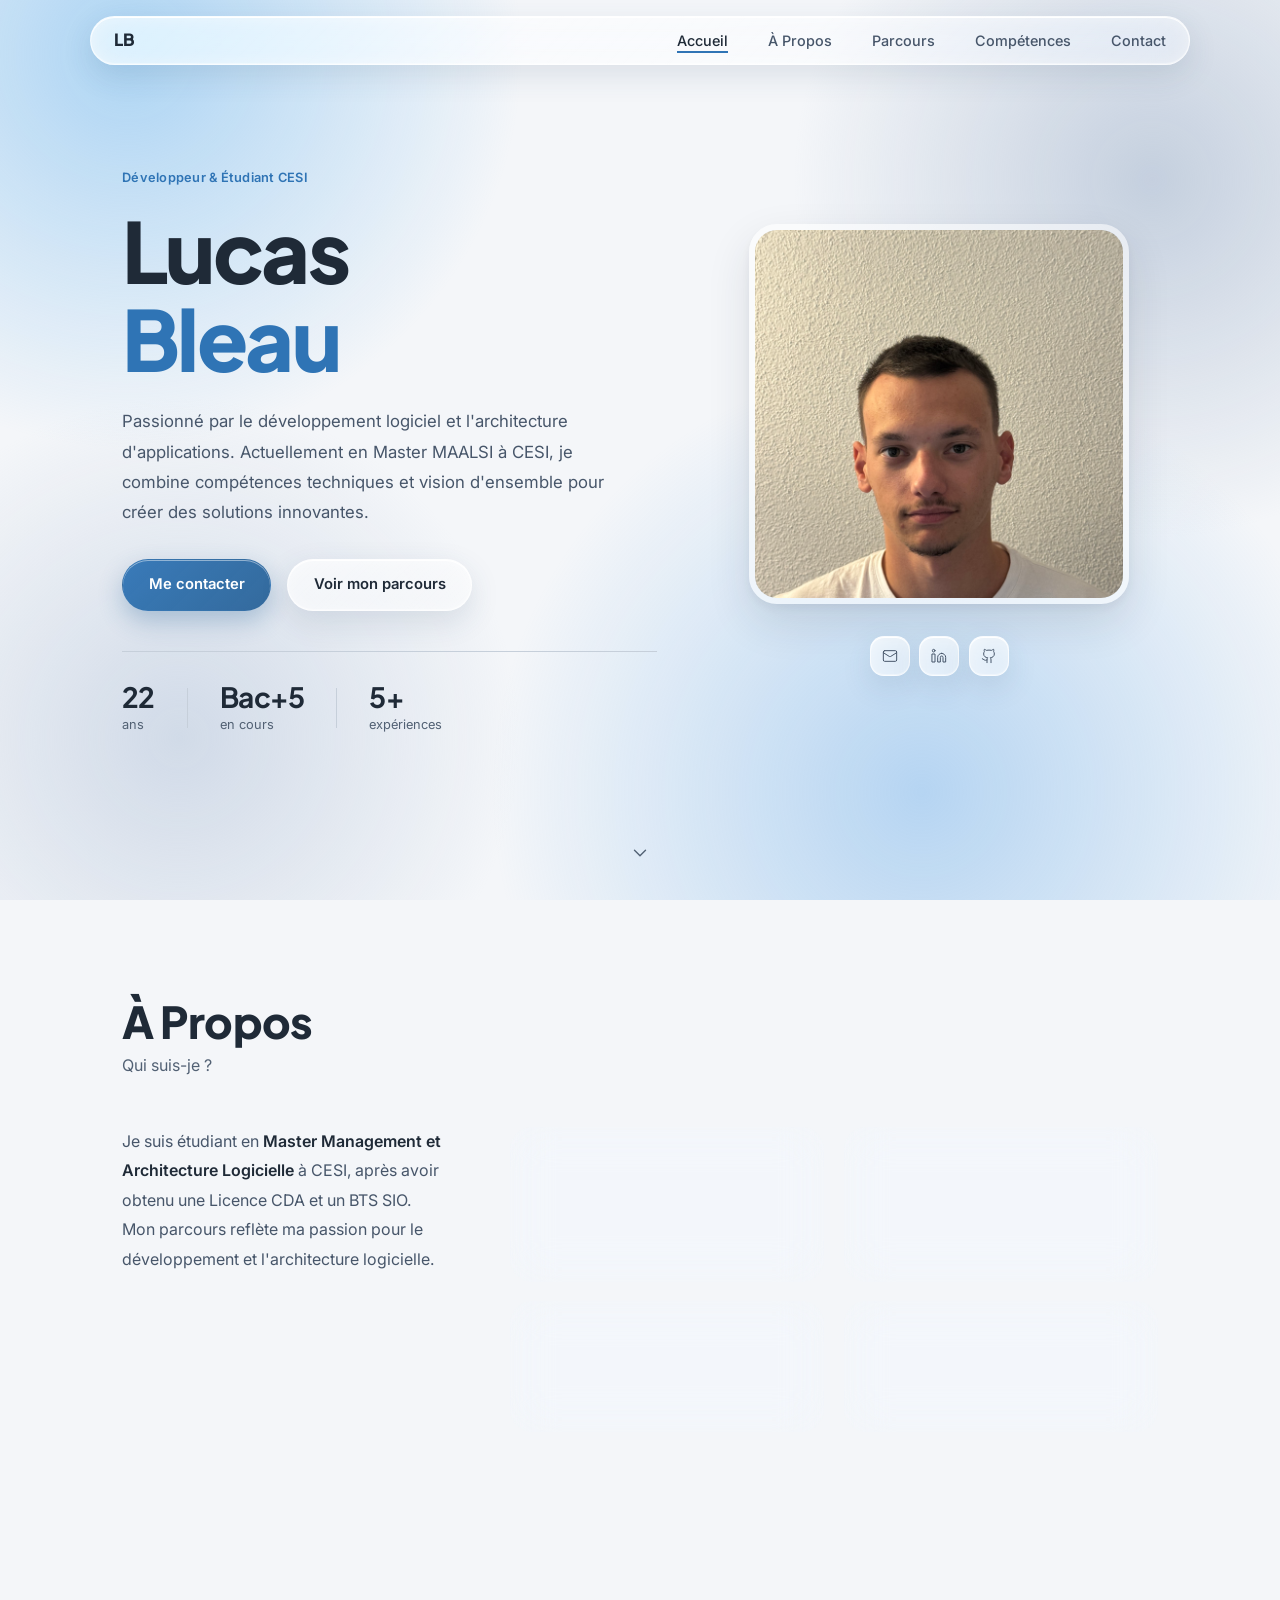
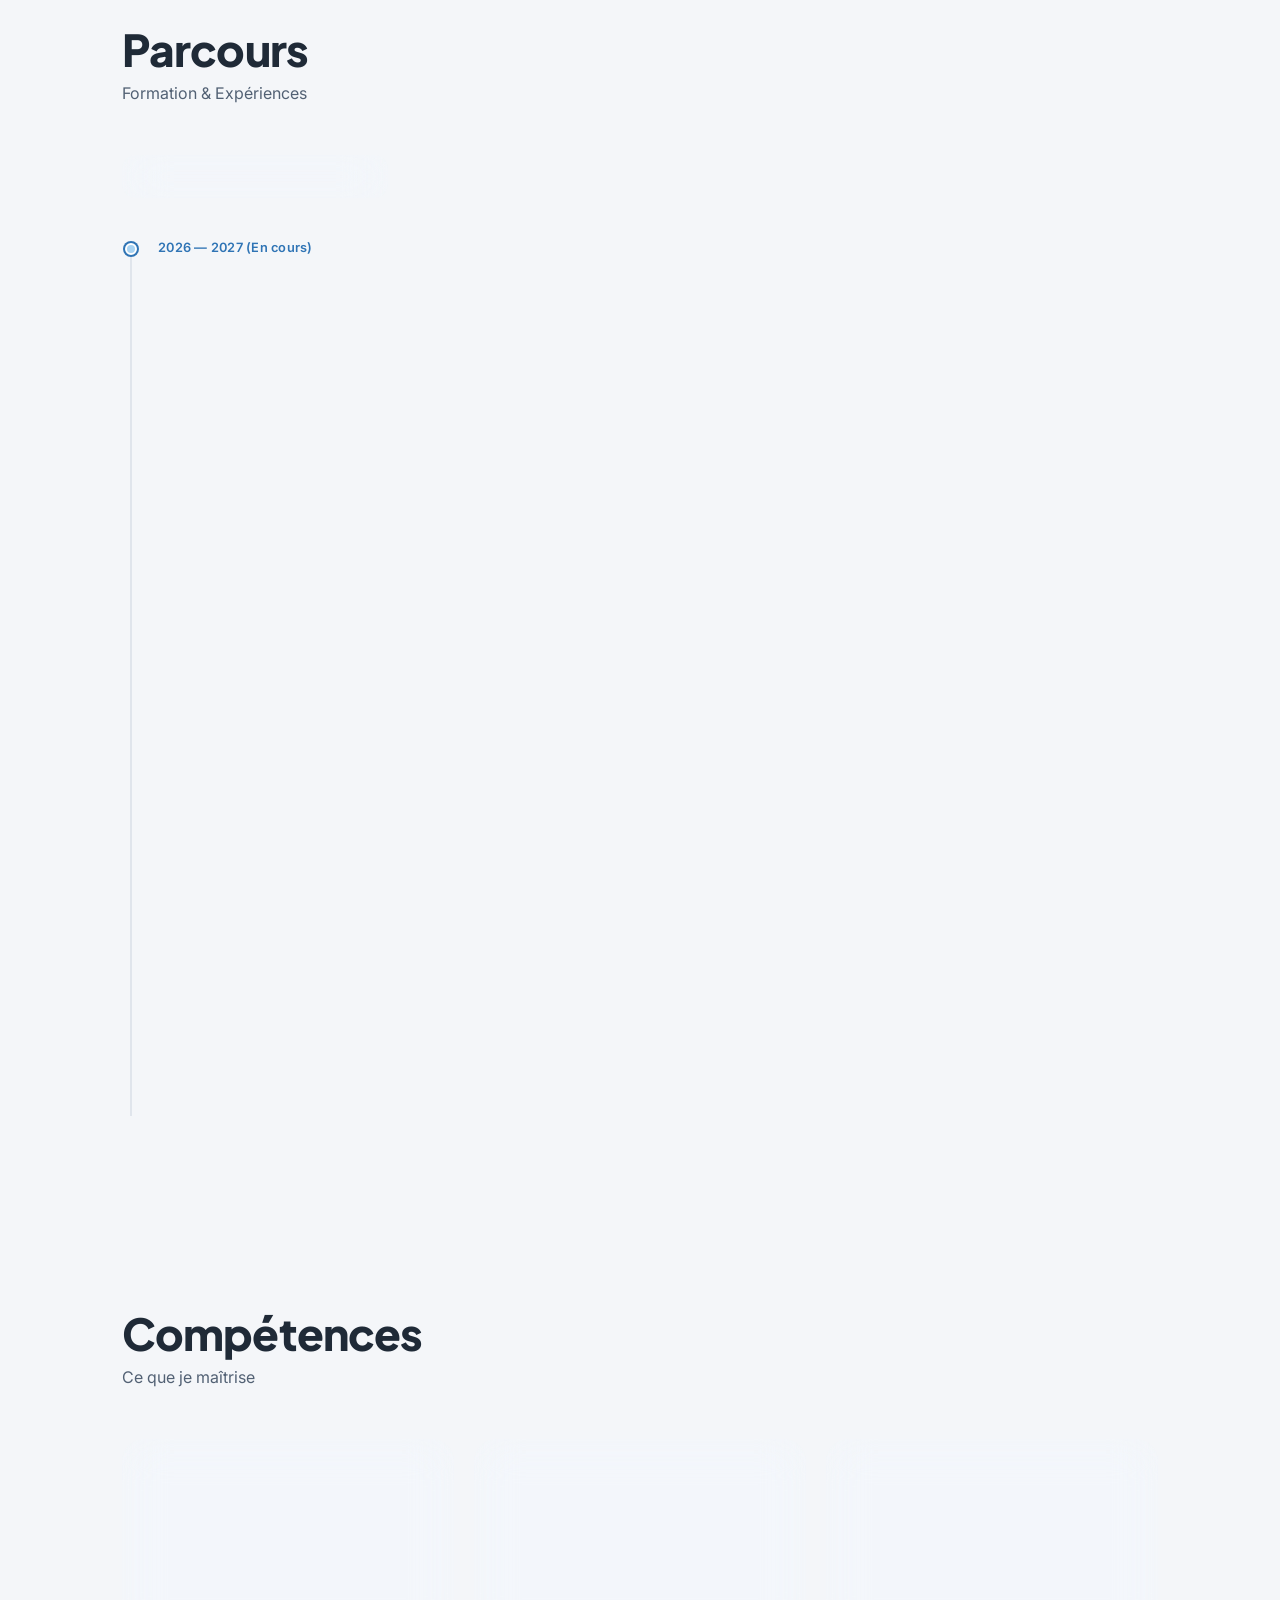
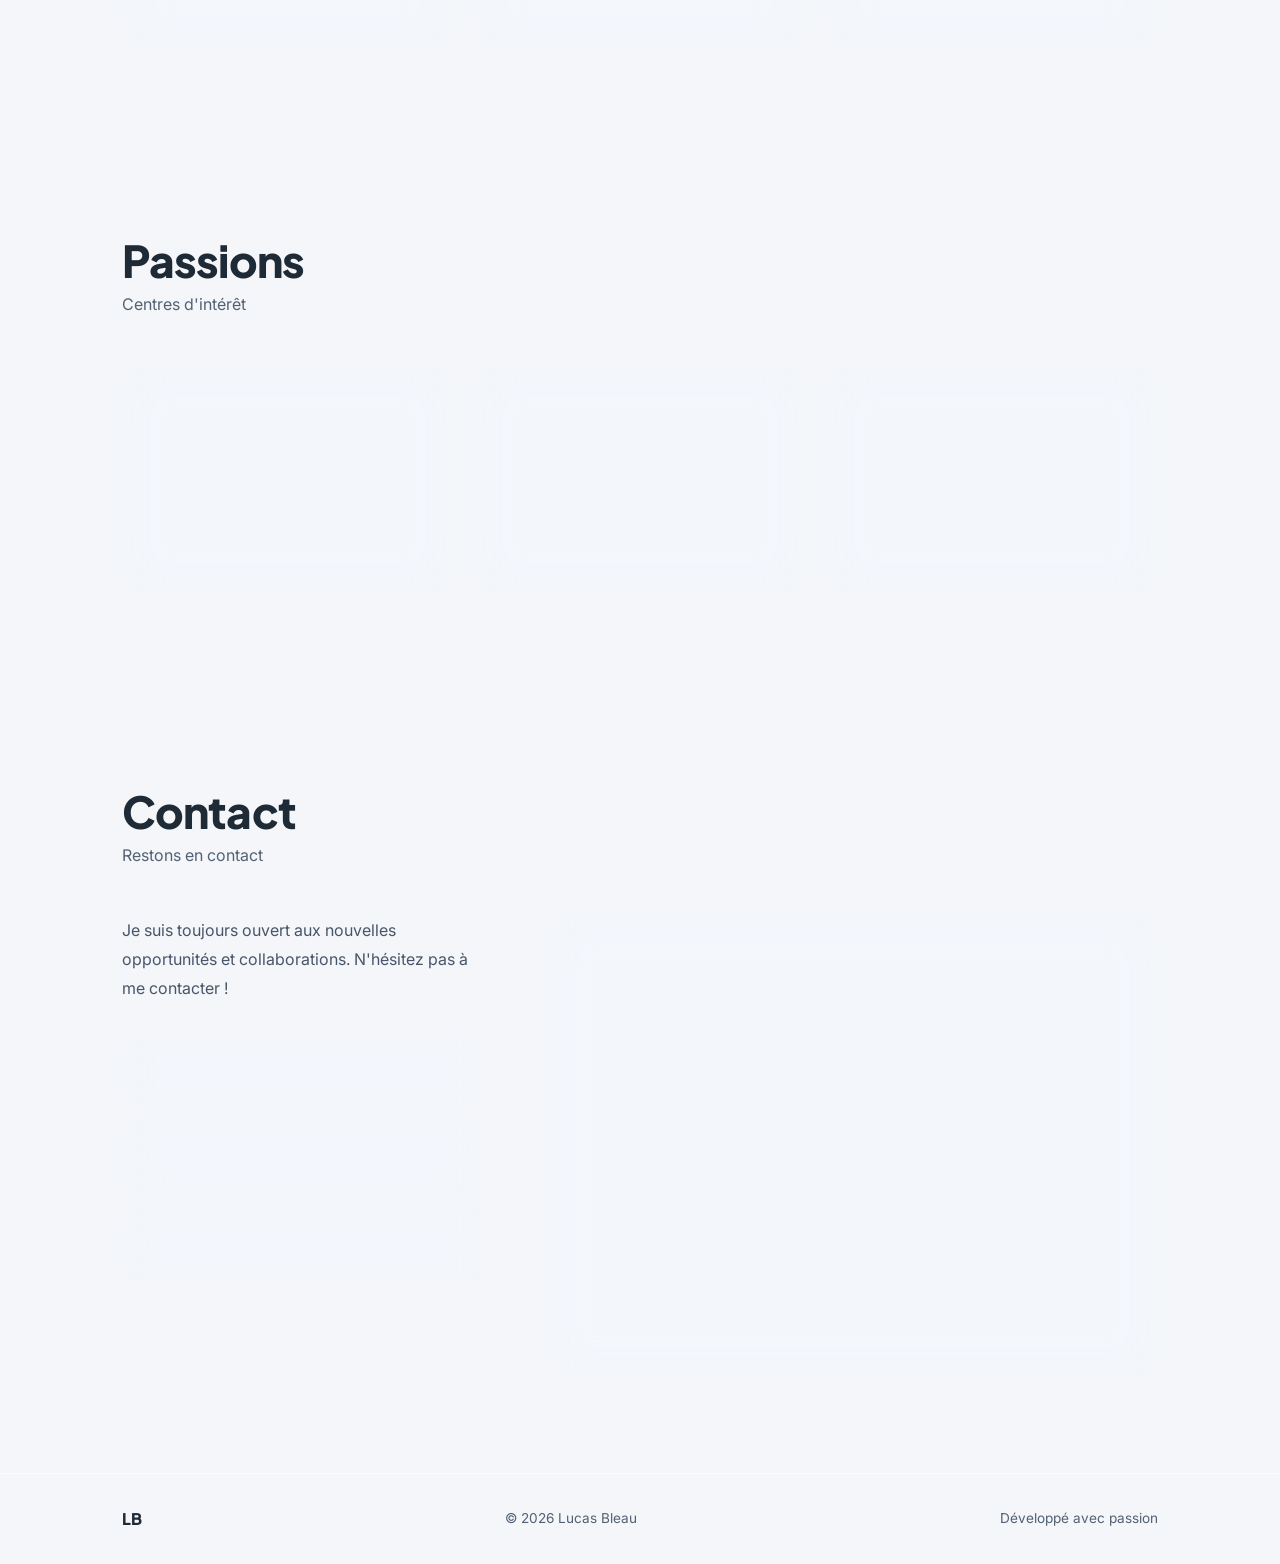
<file: index.html>
<!DOCTYPE html>
<html lang="fr">

<head>
    <meta charset="UTF-8">
    <meta name="viewport" content="width=device-width, initial-scale=1.0">
    <meta name="description" content="Portfolio de Lucas Bleau — Développeur & Étudiant Master MAALSI à CESI">
    <meta name="keywords" content="Lucas Bleau, Développeur, Portfolio, CESI, Master MAALSI">
    <meta name="author" content="Lucas Bleau">
    <title>Lucas Bleau — Développeur</title>
    <link rel="stylesheet" href="style.css">
    <link rel="preconnect" href="https://fonts.googleapis.com">
    <link rel="preconnect" href="https://fonts.gstatic.com" crossorigin>
    <link href="https://fonts.googleapis.com/css2?family=Inter:wght@400;500;600&family=Plus+Jakarta+Sans:wght@600;700;800&display=swap" rel="stylesheet">
</head>

<body>
    <div class="scroll-progress" id="scrollProgress"></div>

    <!-- Navigation -->
    <nav id="navbar">
        <div class="nav-container">
            <a href="#accueil" class="nav-logo">LB</a>
            <ul class="nav-menu" id="navMenu">
                <li><a href="#accueil" class="nav-link active">Accueil</a></li>
                <li><a href="#apropos" class="nav-link">À Propos</a></li>
                <li><a href="#parcours" class="nav-link">Parcours</a></li>
                <li><a href="#competences" class="nav-link">Compétences</a></li>
                <li><a href="#contact" class="nav-link">Contact</a></li>
            </ul>
            <button class="hamburger" id="hamburger" aria-label="Menu">
                <span class="bar"></span>
                <span class="bar"></span>
                <span class="bar"></span>
            </button>
        </div>
    </nav>

    <!-- Hero -->
    <section id="accueil" class="hero">
        <div class="hero-container">
            <div class="hero-left">
                <div class="hero-eyebrow">
                    <span class="label-tag">Développeur &amp; Étudiant CESI</span>
                </div>
                <h1 class="hero-name">
                    <span class="name-line">Lucas</span>
                    <span class="name-line accent">Bleau</span>
                </h1>
                <p class="hero-desc">
                    Passionné par le développement logiciel et l'architecture d'applications.
                    Actuellement en Master MAALSI à CESI, je combine compétences techniques
                    et vision d'ensemble pour créer des solutions innovantes.
                </p>
                <div class="hero-actions">
                    <a href="#contact" class="btn btn-primary">Me contacter</a>
                    <a href="#parcours" class="btn btn-ghost">Voir mon parcours</a>
                </div>
                <div class="hero-stats">
                    <div class="stat">
                        <span class="stat-num">22</span>
                        <span class="stat-lbl">ans</span>
                    </div>
                    <div class="stat-divider"></div>
                    <div class="stat">
                        <span class="stat-num">Bac+5</span>
                        <span class="stat-lbl">en cours</span>
                    </div>
                    <div class="stat-divider"></div>
                    <div class="stat">
                        <span class="stat-num">5+</span>
                        <span class="stat-lbl">expériences</span>
                    </div>
                </div>
            </div>
            <div class="hero-right">
                <div class="photo-wrapper">
                    <img src="photo2.jpeg" alt="Lucas Bleau" class="profile-photo">
                </div>
                <div class="hero-socials">
                    <a href="mailto:bleaulucas7@gmail.com" class="social-link" aria-label="Email" title="Email">
                        <svg width="16" height="16" viewBox="0 0 24 24" fill="none" stroke="currentColor" stroke-width="1.5" stroke-linecap="round" stroke-linejoin="round">
                            <rect x="2" y="4" width="20" height="16" rx="2"/><path d="m22 7-8.97 5.7a1.94 1.94 0 0 1-2.06 0L2 7"/>
                        </svg>
                    </a>
                    <a href="https://www.linkedin.com/in/lucas-bleau" target="_blank" rel="noopener" class="social-link" aria-label="LinkedIn" title="LinkedIn">
                        <svg width="16" height="16" viewBox="0 0 24 24" fill="none" stroke="currentColor" stroke-width="1.5" stroke-linecap="round" stroke-linejoin="round">
                            <path d="M16 8a6 6 0 0 1 6 6v7h-4v-7a2 2 0 0 0-2-2 2 2 0 0 0-2 2v7h-4v-7a6 6 0 0 1 6-6z"/><rect x="2" y="9" width="4" height="12"/><circle cx="4" cy="4" r="2"/>
                        </svg>
                    </a>
                    <a href="https://github.com/bleaulucas" target="_blank" rel="noopener" class="social-link" aria-label="GitHub" title="GitHub">
                        <svg width="16" height="16" viewBox="0 0 24 24" fill="none" stroke="currentColor" stroke-width="1.5" stroke-linecap="round" stroke-linejoin="round">
                            <path d="M15 22v-4a4.8 4.8 0 0 0-1-3.5c3 0 6-2 6-5.5.08-1.25-.27-2.48-1-3.5.28-1.15.28-2.35 0-3.5 0 0-1 0-3 1.5-2.64-.5-5.36-.5-8 0C6 2 5 2 5 2c-.3 1.15-.3 2.35 0 3.5A5.403 5.403 0 0 0 4 9c0 3.5 3 5.5 6 5.5-.39.49-.68 1.05-.85 1.65-.17.6-.22 1.23-.15 1.85v4"/><path d="M9 18c-4.51 2-5-2-7-2"/>
                        </svg>
                    </a>
                </div>
            </div>
        </div>
        <div class="scroll-hint">
            <svg width="22" height="22" viewBox="0 0 24 24" fill="none" stroke="currentColor" stroke-width="1.5" stroke-linecap="round" stroke-linejoin="round">
                <path d="M6 9l6 6 6-6"/>
            </svg>
        </div>
    </section>

    <!-- À Propos -->
    <section id="apropos" class="section about-section">
        <div class="container">
            <div class="section-head">
                <h2 class="section-title">À Propos</h2>
                <p class="section-sub">Qui suis-je ?</p>
            </div>
            <div class="about-layout">
                <div class="about-intro-col">
                    <p class="about-intro">
                        Je suis étudiant en <strong>Master Management et Architecture Logicielle</strong> à CESI,
                        après avoir obtenu une Licence CDA et un BTS SIO. Mon parcours reflète ma passion pour
                        le développement et l'architecture logicielle.
                    </p>
                </div>
                <div class="qualities-grid">
                    <div class="quality-card">
                        <h3>Esprit d'équipe</h3>
                        <p>Collaboration efficace et communication fluide en équipe pluridisciplinaire</p>
                    </div>
                    <div class="quality-card">
                        <h3>Autonomie</h3>
                        <p>Capacité à gérer mes projets de façon indépendante et proactive</p>
                    </div>
                    <div class="quality-card">
                        <h3>Persévérance</h3>
                        <p>Détermination face aux défis techniques et apprentissage continu</p>
                    </div>
                    <div class="quality-card">
                        <h3>Organisation</h3>
                        <p>Gestion rigoureuse des tâches et respect des délais</p>
                    </div>
                </div>
            </div>
        </div>
    </section>

    <!-- Parcours -->
    <section id="parcours" class="section parcours-section">
        <div class="container">
            <div class="section-head">
                <h2 class="section-title">Parcours</h2>
                <p class="section-sub">Formation &amp; Expériences</p>
            </div>
            <div class="tabs">
                <button class="tab-btn active" data-tab="formation">Formation</button>
                <button class="tab-btn" data-tab="experience">Expériences</button>
            </div>
            <div class="tab-content active" id="formation">
                <div class="timeline">
                    <div class="tl-item">
                        <span class="tl-date label-tag">2026 — 2027 (En cours)</span>
                        <div class="tl-card">
                            <h3>Master MAALSI</h3>
                            <p class="tl-place">CESI · Alternance chez 'Arrive'</p>
                            <p class="tl-desc">Master Management et Architecture Logicielle</p>
                        </div>
                    </div>
                    <div class="tl-item">
                        <span class="tl-date label-tag">2025 — 2026</span>
                        <div class="tl-card">
                            <h3>Licence CDA</h3>
                            <p class="tl-place">CESI / Dijon · Alternance chez 'Arrive'</p>
                            <p class="tl-desc">Concepteur Développeur d'Applications</p>
                        </div>
                    </div>
                    <div class="tl-item">
                        <span class="tl-date label-tag">2023 — 2024</span>
                        <div class="tl-card">
                            <h3>BTS SIO</h3>
                            <p class="tl-place">Lycée Louis Pergaud / Besançon · CROUS BFC</p>
                            <p class="tl-desc">Services Informatiques aux Organisations</p>
                        </div>
                    </div>
                    <div class="tl-item">
                        <span class="tl-date label-tag">2022</span>
                        <div class="tl-card">
                            <h3>Licence STAPS</h3>
                            <p class="tl-place">UFRSTAPS Besançon</p>
                            <p class="tl-desc">Sciences et Techniques des Activités Physiques et Sportives</p>
                        </div>
                    </div>
                    <div class="tl-item">
                        <span class="tl-date label-tag">2021 — 2022</span>
                        <div class="tl-card">
                            <h3>BAC Général</h3>
                            <p class="tl-place">Lycée Victor Considérant · Salins-les-Bains</p>
                            <p class="tl-desc">Baccalauréat général</p>
                        </div>
                    </div>
                </div>
            </div>
            <div class="tab-content" id="experience">
                <div class="timeline">
                    <div class="tl-item">
                        <span class="tl-date label-tag">Juil. — Août 2023</span>
                        <div class="tl-card">
                            <h3>Cuisinier</h3>
                            <p class="tl-place">Taverne de la Finette · Arbois</p>
                            <p class="tl-desc">Préparation culinaire</p>
                        </div>
                    </div>
                    <div class="tl-item">
                        <span class="tl-date label-tag">Sept. 2022 — Juin 2023</span>
                        <div class="tl-card">
                            <h3>Plongeur</h3>
                            <p class="tl-place">Taverne de la Finette · Arbois</p>
                            <p class="tl-desc">Plonge et assistance en cuisine</p>
                        </div>
                    </div>
                    <div class="tl-item">
                        <span class="tl-date label-tag">Janv. — Mai 2022</span>
                        <div class="tl-card">
                            <h3>Surveillant / Animateur</h3>
                            <p class="tl-place">Centre de Loisirs Aux Ateliers · Miserey-Salines</p>
                            <p class="tl-desc">Encadrement et animation d'enfants</p>
                        </div>
                    </div>
                    <div class="tl-item">
                        <span class="tl-date label-tag">Août 2020</span>
                        <div class="tl-card">
                            <h3>Vendanges</h3>
                            <p class="tl-place">Arbois</p>
                            <p class="tl-desc">Travail saisonnier — 2 semaines</p>
                        </div>
                    </div>
                    <div class="tl-item">
                        <span class="tl-date label-tag">Décembre 2017</span>
                        <div class="tl-card">
                            <h3>Stage Maçonnerie</h3>
                            <p class="tl-place">Maçonnerie L'Homme · Poligny</p>
                            <p class="tl-desc">Stage de 3ème — Découverte du métier de maçon</p>
                        </div>
                    </div>
                </div>
            </div>
        </div>
    </section>

    <!-- Compétences -->
    <section id="competences" class="section skills-section">
        <div class="container">
            <div class="section-head">
                <h2 class="section-title">Compétences</h2>
                <p class="section-sub">Ce que je maîtrise</p>
            </div>
            <div class="skills-layout">
                <div class="skill-level-block">
                    <div class="skill-level-header">
                        <span class="skill-level-dot dot-mastered"></span>
                        <h3 class="skill-level-title">Confirmé</h3>
                    </div>
                    <div class="skill-tags">
                        <span class="skill-tag">PHP</span>
                        <span class="skill-tag">Python</span>
                        <span class="skill-tag">HTML / CSS</span>
                        <span class="skill-tag">Git</span>
                    </div>
                </div>
                <div class="skill-level-block">
                    <div class="skill-level-header">
                        <span class="skill-level-dot dot-learning"></span>
                        <h3 class="skill-level-title">Intermédiaire</h3>
                    </div>
                    <div class="skill-tags">
                        <span class="skill-tag">Développement d'applications</span>
                        <span class="skill-tag">CI / CD</span>
                        <span class="skill-tag">SQL</span>
                        <span class="skill-tag">Méthodes Agile</span>
                    </div>
                </div>
                <div class="skill-level-block">
                    <div class="skill-level-header">
                        <span class="skill-level-dot dot-notions"></span>
                        <h3 class="skill-level-title">Initiation</h3>
                    </div>
                    <div class="skill-tags">
                        <span class="skill-tag">Gestion de Projet</span>
                        <span class="skill-tag">Architecture Logicielle</span>
                        <span class="skill-tag">JavaScript</span>
                        <span class="skill-tag">Docker</span>
                    </div>
                </div>
            </div>
        </div>
    </section>

    <!-- Centres d'intérêt -->
    <section id="interets" class="section interests-section">
        <div class="container">
            <div class="section-head">
                <h2 class="section-title">Passions</h2>
                <p class="section-sub">Centres d'intérêt</p>
            </div>
            <div class="interests-grid">
                <div class="interest-card">
                    <div class="interest-icon">
                        <svg width="32" height="32" viewBox="0 0 24 24" fill="none" stroke="currentColor" stroke-width="1.5" stroke-linecap="round" stroke-linejoin="round">
                            <circle cx="5" cy="17" r="2"/><circle cx="19" cy="17" r="2"/>
                            <path d="M5 17H3v-6l2-5h11l4 5v6h-2M5 17h14"/>
                            <path d="M9 11h6"/>
                        </svg>
                    </div>
                    <h3>Automobile</h3>
                    <p>Passionné par l'univers automobile, la mécanique et les performances des véhicules.</p>
                </div>
                <div class="interest-card">
                    <div class="interest-icon">
                        <svg width="32" height="32" viewBox="0 0 24 24" fill="none" stroke="currentColor" stroke-width="1.5" stroke-linecap="round" stroke-linejoin="round">
                            <circle cx="12" cy="12" r="10"/>
                            <path d="M12 2a14.5 14.5 0 0 0 0 20 14.5 14.5 0 0 0 0-20"/>
                            <path d="M2 12h20"/>
                        </svg>
                    </div>
                    <h3>Sport</h3>
                    <p>Pratique régulière d'activités sportives pour maintenir un équilibre physique et mental.</p>
                </div>
                <div class="interest-card">
                    <div class="interest-icon">
                        <svg width="32" height="32" viewBox="0 0 24 24" fill="none" stroke="currentColor" stroke-width="1.5" stroke-linecap="round" stroke-linejoin="round">
                            <polyline points="16 18 22 12 16 6"/><polyline points="8 6 2 12 8 18"/>
                        </svg>
                    </div>
                    <h3>Développement</h3>
                    <p>Veille technologique, projets personnels et exploration de nouvelles technologies.</p>
                </div>
            </div>
        </div>
    </section>

    <!-- Contact -->
    <section id="contact" class="section contact-section">
        <div class="container">
            <div class="section-head">
                <h2 class="section-title">Contact</h2>
                <p class="section-sub">Restons en contact</p>
            </div>
            <div class="contact-layout">
                <div class="contact-left">
                    <p class="contact-intro">Je suis toujours ouvert aux nouvelles opportunités et collaborations. N'hésitez pas à me contacter !</p>
                    <div class="contact-list">
                        <a href="mailto:bleaulucas7@gmail.com" class="contact-item">
                            <span class="contact-icon"><svg width="16" height="16" viewBox="0 0 24 24" fill="none" stroke="currentColor" stroke-width="1.75" stroke-linecap="round" stroke-linejoin="round"><rect x="2" y="4" width="20" height="16" rx="2"/><path d="m22 7-8.97 5.7a1.94 1.94 0 0 1-2.06 0L2 7"/></svg></span>
                            <div class="contact-detail">
                                <span class="contact-lbl">Email</span>
                                <span class="contact-val">bleaulucas7@gmail.com</span>
                            </div>
                        </a>
                        <a href="tel:0610360128" class="contact-item">
                            <span class="contact-icon"><svg width="16" height="16" viewBox="0 0 24 24" fill="none" stroke="currentColor" stroke-width="1.75" stroke-linecap="round" stroke-linejoin="round"><path d="M22 16.9v3a2 2 0 0 1-2.2 2 19.8 19.8 0 0 1-8.6-3.1 19.5 19.5 0 0 1-6-6A19.8 19.8 0 0 1 2.1 4.2 2 2 0 0 1 4.1 2h3a2 2 0 0 1 2 1.7c.1 1 .4 1.9.7 2.8a2 2 0 0 1-.5 2.1L8.1 9.9a16 16 0 0 0 6 6l1.3-1.3a2 2 0 0 1 2.1-.4c.9.3 1.8.6 2.8.7a2 2 0 0 1 1.7 2z"/></svg></span>
                            <div class="contact-detail">
                                <span class="contact-lbl">Téléphone</span>
                                <span class="contact-val">06 10 36 01 28</span>
                            </div>
                        </a>
                        <div class="contact-item">
                            <span class="contact-icon"><svg width="16" height="16" viewBox="0 0 24 24" fill="none" stroke="currentColor" stroke-width="1.75" stroke-linecap="round" stroke-linejoin="round"><path d="M20 10c0 6-8 12-8 12s-8-6-8-12a8 8 0 0 1 16 0z"/><circle cx="12" cy="10" r="3"/></svg></span>
                            <div class="contact-detail">
                                <span class="contact-lbl">Localisation</span>
                                <span class="contact-val">Besançon, France</span>
                            </div>
                        </div>
                    </div>
                </div>
                <form action="https://formsubmit.co/bleaulucas7@gmail.com" method="POST" class="contact-form">
                    <input type="hidden" name="_subject" value="Nouveau message depuis votre portfolio">
                    <input type="hidden" name="_captcha" value="false">
                    <input type="hidden" name="_template" value="table">
                    <input type="hidden" name="_next" value="https://lucas-bleau.vercel.app/merci.html">
                    <div class="form-row">
                        <div class="form-group">
                            <label for="name">Nom</label>
                            <input type="text" id="name" name="name" placeholder="Jean Dupont" required>
                        </div>
                        <div class="form-group">
                            <label for="email">Email</label>
                            <input type="email" id="email" name="email" placeholder="jean@exemple.fr" required>
                        </div>
                    </div>
                    <div class="form-group">
                        <label for="subject">Sujet</label>
                        <input type="text" id="subject" name="subject" placeholder="Objet de votre message" required>
                    </div>
                    <div class="form-group">
                        <label for="message">Message</label>
                        <textarea id="message" name="message" rows="5" placeholder="Votre message..." required></textarea>
                    </div>
                    <button type="submit" class="btn btn-primary btn-full">
                        Envoyer le message
                        <svg width="18" height="18" viewBox="0 0 20 20" fill="none">
                            <path d="M18 2L9 11M18 2L12 18L9 11M18 2L2 8L9 11" stroke="currentColor" stroke-width="2" stroke-linecap="round" stroke-linejoin="round" />
                        </svg>
                    </button>
                </form>
            </div>
        </div>
    </section>

    <!-- Footer -->
    <footer class="footer">
        <div class="container">
            <div class="footer-inner">
                <span class="footer-logo">LB</span>
                <p>&copy; 2026 Lucas Bleau</p>
                <p class="footer-right">Développé avec passion</p>
            </div>
        </div>
    </footer>

    <script src="script.js"></script>
</body>

</html>
</file>
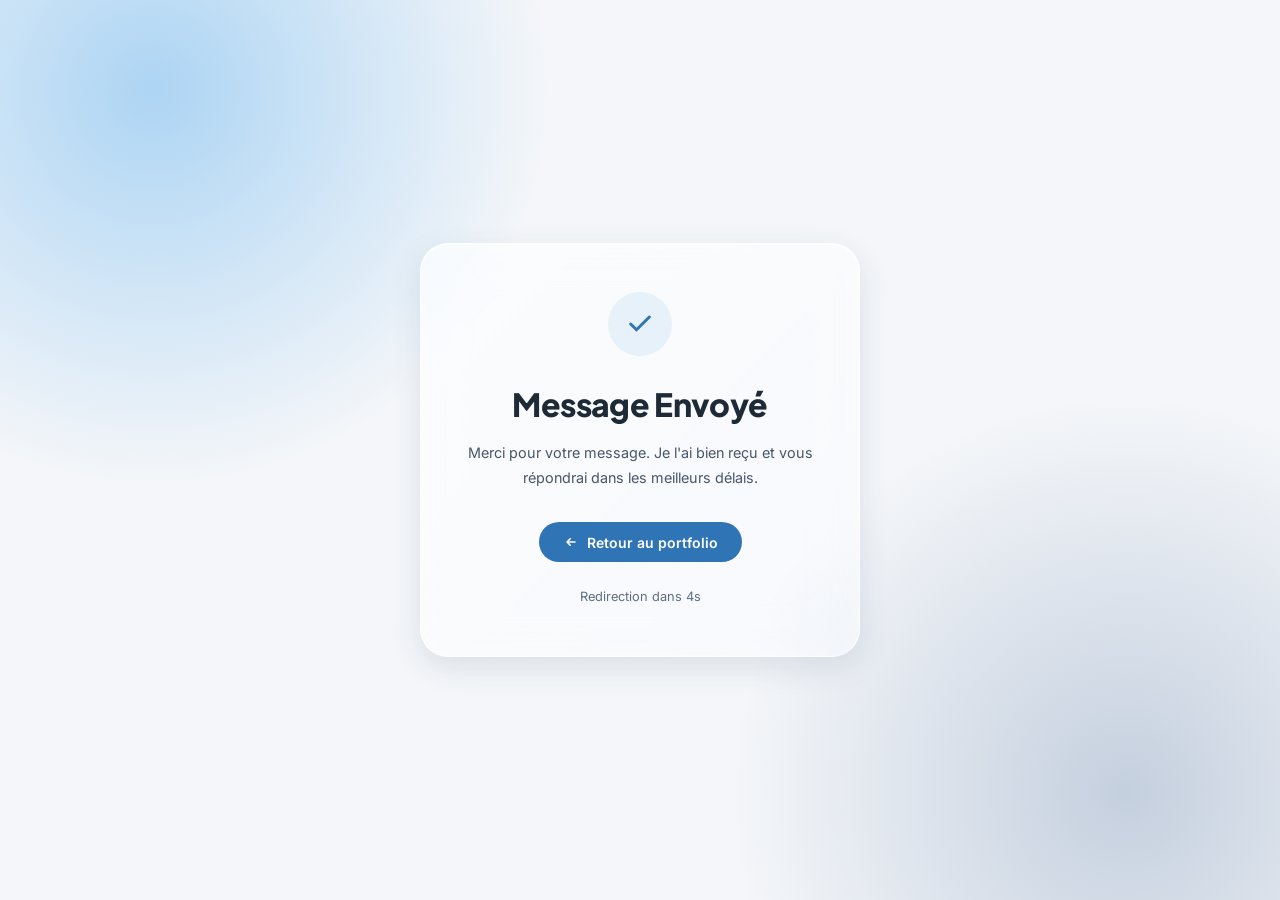
<file: merci.html>
<!DOCTYPE html>
<html lang="fr">

<head>
    <meta charset="UTF-8">
    <meta name="viewport" content="width=device-width, initial-scale=1.0">
    <title>Message Envoyé — Lucas Bleau</title>
    <link rel="preconnect" href="https://fonts.googleapis.com">
    <link rel="preconnect" href="https://fonts.gstatic.com" crossorigin>
    <link href="https://fonts.googleapis.com/css2?family=Inter:wght@400;500;600&family=Plus+Jakarta+Sans:wght@700;800&display=swap" rel="stylesheet">
    <style>
        * { margin: 0; padding: 0; box-sizing: border-box; }

        body {
            font-family: 'Inter', sans-serif;
            background: radial-gradient(44vw 44vw at 12% 10%, rgba(125, 190, 240, 0.6), transparent 70%), radial-gradient(44vw 44vw at 88% 88%, rgba(165, 182, 205, 0.6), transparent 70%), #f4f6f9;
            color: #1f2a37;
            min-height: 100vh;
            display: flex;
            align-items: center;
            justify-content: center;
            padding: 2rem;
        }

        .card {
            background: linear-gradient(135deg, rgba(255, 255, 255, 0.66), rgba(255, 255, 255, 0.36));
            backdrop-filter: blur(22px) saturate(170%);
            -webkit-backdrop-filter: blur(22px) saturate(170%);
            border: 1px solid rgba(255, 255, 255, 0.75);
            border-radius: 28px;
            box-shadow: inset 0 1px 0 rgba(255, 255, 255, 0.95), inset 0 0 14px rgba(255, 255, 255, 0.35), 0 10px 30px rgba(45, 75, 110, 0.13);
            padding: 3rem 2.5rem;
            max-width: 440px;
            width: 100%;
            text-align: center;
            animation: fadeUp 0.5s ease;
        }

        @keyframes fadeUp {
            from { opacity: 0; transform: translateY(20px); }
            to { opacity: 1; transform: translateY(0); }
        }

        .check-wrap {
            width: 64px;
            height: 64px;
            margin: 0 auto 1.75rem;
            background: #e7f1fa;
            border-radius: 50%;
            display: flex;
            align-items: center;
            justify-content: center;
            animation: scaleIn 0.4s ease 0.15s both;
        }

        @keyframes scaleIn {
            from { transform: scale(0.5); opacity: 0; }
            to { transform: scale(1); opacity: 1; }
        }

        .check-wrap svg {
            stroke: #2f74b5;
        }

        h1 {
            font-family: 'Plus Jakarta Sans', sans-serif;
            font-size: 2rem;
            font-weight: 800;
            letter-spacing: -0.02em;
            color: #1f2a37;
            margin-bottom: 1rem;
        }

        p {
            color: #47566a;
            font-size: 0.9rem;
            line-height: 1.75;
            margin-bottom: 2rem;
        }

        .btn {
            display: inline-flex;
            align-items: center;
            gap: 0.5rem;
            padding: 0.7rem 1.5rem;
            background: #2f74b5;
            color: #ffffff;
            border-radius: 9999px;
            text-decoration: none;
            font-weight: 600;
            font-size: 0.875rem;
            transition: all 0.25s ease;
        }

        .btn:hover {
            background: #255f96;
            transform: translateY(-2px);
            box-shadow: 0 2px 4px rgba(31, 42, 55, 0.04), 0 8px 20px rgba(31, 42, 55, 0.07);
        }

        .countdown {
            margin-top: 1.5rem;
            margin-bottom: 0;
            font-size: 0.8rem;
            color: #5f6e82;
        }
    </style>
</head>

<body>
    <div class="card">
        <div class="check-wrap">
            <svg width="28" height="28" viewBox="0 0 24 24" fill="none" stroke-width="2.5" stroke-linecap="round" stroke-linejoin="round">
                <path d="M20 6L9 17l-5-5" />
            </svg>
        </div>
        <h1>Message Envoyé</h1>
        <p>Merci pour votre message. Je l'ai bien reçu et vous répondrai dans les meilleurs délais.</p>
        <a href="index.html" class="btn">
            <svg width="16" height="16" viewBox="0 0 20 20" fill="none" stroke="currentColor" stroke-width="2" stroke-linecap="round" stroke-linejoin="round">
                <path d="M15 10L5 10M5 10L9 6M5 10L9 14" />
            </svg>
            Retour au portfolio
        </a>
        <p class="countdown">Redirection dans <span id="countdown">5</span>s</p>
    </div>

    <script>
        let s = 5;
        const el = document.getElementById('countdown');
        const t = setInterval(() => {
            s--;
            el.textContent = s;
            if (s === 0) { clearInterval(t); window.location.href = 'index.html'; }
        }, 1000);
    </script>
</body>

</html>
</file>
<file: style.css>
/* ============================================
   VARIABLES
   ============================================ */
:root {
    --bg: #f4f6f9;
    --surface: #ffffff;
    --surface-2: #eef2f6;
    --border: #e0e5ec;
    --border-bright: #c6cfda;

    --text: #1f2a37;
    --text-sec: #47566a;
    --text-muted: #526174;

    --accent: #2f74b5;
    --accent-hover: #255f96;
    --accent-light: #a9d3f2;
    --accent-dim: #e7f1fa;

    --font-display: 'Plus Jakarta Sans', sans-serif;
    --font-body: 'Inter', sans-serif;

    --r-sm: 10px;
    --r-md: 14px;
    --r-lg: 22px;
    --r-xl: 28px;

    --shadow-sm: 0 1px 2px rgba(31, 42, 55, 0.05), 0 2px 6px rgba(31, 42, 55, 0.04);
    --shadow-md: 0 2px 4px rgba(31, 42, 55, 0.04), 0 8px 20px rgba(31, 42, 55, 0.07);
    --shadow-lg: 0 4px 8px rgba(31, 42, 55, 0.05), 0 18px 44px rgba(31, 42, 55, 0.12);

    --glass-bg: linear-gradient(135deg, rgba(255, 255, 255, 0.66), rgba(255, 255, 255, 0.36));
    --glass-blur: blur(22px) saturate(170%);
    --glass-border: 1px solid rgba(255, 255, 255, 0.75);
    --glass-shadow:
        inset 0 1px 0 rgba(255, 255, 255, 0.95),
        inset 0 -1px 0 rgba(255, 255, 255, 0.35),
        inset 0 0 14px rgba(255, 255, 255, 0.35),
        0 10px 30px rgba(45, 75, 110, 0.13);
    --glass-shadow-hover:
        inset 0 1px 0 rgba(255, 255, 255, 1),
        inset 0 -1px 0 rgba(255, 255, 255, 0.45),
        inset 0 0 18px rgba(255, 255, 255, 0.45),
        0 16px 40px rgba(45, 75, 110, 0.19);

    --ease: 250ms cubic-bezier(0.4, 0, 0.2, 1);
    --ease-slow: 600ms cubic-bezier(0.4, 0, 0.2, 1);
}

/* ============================================
   RESET & BASE
   ============================================ */
*, *::before, *::after {
    margin: 0;
    padding: 0;
    box-sizing: border-box;
}

html {
    scroll-behavior: smooth;
    scroll-padding-top: 72px;
    font-size: 16px;
}

body {
    font-family: var(--font-body);
    background: var(--bg);
    color: var(--text);
    line-height: 1.6;
    overflow-x: hidden;
}

body::before {
    content: '';
    position: fixed;
    inset: 0;
    z-index: -1;
    background:
        radial-gradient(44vw 44vw at 10% 6%, rgba(125, 190, 240, 0.6), transparent 70%),
        radial-gradient(40vw 40vw at 90% 20%, rgba(165, 182, 205, 0.6), transparent 70%),
        radial-gradient(48vw 48vw at 72% 88%, rgba(120, 180, 235, 0.5), transparent 70%),
        radial-gradient(38vw 38vw at 14% 82%, rgba(180, 196, 218, 0.55), transparent 70%);
}

a {
    text-decoration: none;
    color: inherit;
    transition: color var(--ease);
}

img {
    max-width: 100%;
    height: auto;
    display: block;
}

ul { list-style: none; }

button {
    font-family: inherit;
    cursor: pointer;
    border: none;
}

.container {
    max-width: 1100px;
    margin: 0 auto;
    padding: 0 2rem;
}

/* ============================================
   SCROLL PROGRESS
   ============================================ */
.scroll-progress {
    position: fixed;
    top: 0;
    left: 0;
    height: 2px;
    width: 0;
    background: var(--accent);
    z-index: 1001;
    transition: width 0.1s linear;
}

/* ============================================
   LABEL TAG UTILITY
   ============================================ */
.label-tag {
    font-size: 0.8rem;
    font-weight: 600;
    color: var(--accent);
    letter-spacing: 0.02em;
}

/* ============================================
   NAVIGATION
   ============================================ */
#navbar {
    position: fixed;
    top: 0;
    left: 0;
    right: 0;
    z-index: 1000;
    padding: 1rem;
    transition: all var(--ease);
}

#navbar.scrolled {
    padding: 0.625rem 1rem;
}

.nav-container {
    position: relative;
    max-width: 1100px;
    margin: 0 auto;
    padding: 0.7rem 1.5rem;
    display: flex;
    align-items: center;
    justify-content: space-between;
}

.nav-container::before {
    content: '';
    position: absolute;
    inset: 0;
    z-index: -1;
    border-radius: 9999px;
    background: var(--glass-bg);
    backdrop-filter: var(--glass-blur);
    -webkit-backdrop-filter: var(--glass-blur);
    border: var(--glass-border);
    box-shadow: var(--glass-shadow);
}

.nav-logo {
    font-family: var(--font-display);
    font-size: 1.05rem;
    font-weight: 800;
    color: var(--text);
    letter-spacing: -0.01em;
}

.nav-logo:hover {
    color: var(--accent);
}

.nav-menu {
    display: flex;
    gap: 2.5rem;
    align-items: center;
}

.nav-link {
    font-size: 0.9rem;
    font-weight: 500;
    color: var(--text-sec);
    position: relative;
    padding-bottom: 2px;
    transition: color var(--ease);
}

.nav-link::after {
    content: '';
    position: absolute;
    bottom: -2px;
    left: 0;
    width: 0;
    height: 2px;
    background: var(--accent);
    transition: width var(--ease);
}

.nav-link:hover,
.nav-link.active {
    color: var(--text);
}

.nav-link:hover::after,
.nav-link.active::after {
    width: 100%;
}

.hamburger {
    display: none;
    flex-direction: column;
    gap: 5px;
    padding: 0.5rem;
    background: transparent;
}

.hamburger .bar {
    width: 22px;
    height: 2px;
    background: var(--text);
    border-radius: 2px;
    transition: all var(--ease);
}

/* ============================================
   HERO
   ============================================ */
.hero {
    position: relative;
    min-height: 100vh;
    display: flex;
    align-items: center;
    overflow: hidden;
    padding-top: 80px;
    padding-bottom: 5rem;
}

.hero-container {
    position: relative;
    z-index: 1;
    max-width: 1100px;
    margin: 0 auto;
    padding: 0 2rem;
    display: grid;
    grid-template-columns: 1.1fr 0.9fr;
    gap: 4rem;
    align-items: center;
    width: 100%;
}

.hero-eyebrow {
    margin-bottom: 1rem;
}

.hero-name {
    font-family: var(--font-display);
    font-size: clamp(3.25rem, 7vw, 5.25rem);
    font-weight: 800;
    line-height: 1.05;
    letter-spacing: -0.03em;
    margin-bottom: 1.5rem;
}

.name-line {
    display: block;
    color: var(--text);
}

.name-line.accent {
    color: var(--accent);
}

.hero-desc {
    font-size: 1.05rem;
    color: var(--text-sec);
    line-height: 1.8;
    max-width: 500px;
    margin-bottom: 2rem;
}

.hero-actions {
    display: flex;
    gap: 1rem;
    margin-bottom: 2.5rem;
}

/* ============================================
   BUTTONS
   ============================================ */
.btn {
    display: inline-flex;
    align-items: center;
    gap: 0.5rem;
    padding: 0.8rem 1.6rem;
    border-radius: 9999px;
    font-size: 0.925rem;
    font-weight: 600;
    transition: all var(--ease);
    cursor: pointer;
    border: 1px solid transparent;
}

.btn-primary {
    background: linear-gradient(135deg, rgba(47, 116, 181, 0.95), rgba(37, 95, 150, 0.92));
    color: #ffffff;
    box-shadow: inset 0 1px 0 rgba(255, 255, 255, 0.45), 0 10px 24px rgba(37, 95, 150, 0.3);
}

.btn-primary:hover {
    background: var(--accent-hover);
    box-shadow: inset 0 1px 0 rgba(255, 255, 255, 0.5), 0 14px 30px rgba(37, 95, 150, 0.36);
    transform: translateY(-1px);
}

.btn-ghost {
    color: var(--text);
}

.btn-ghost:hover {
    color: var(--accent);
    box-shadow: var(--glass-shadow-hover);
}

.btn-full {
    width: 100%;
    justify-content: center;
}

/* ============================================
   HERO STATS
   ============================================ */
.hero-stats {
    display: flex;
    align-items: center;
    gap: 2rem;
    padding-top: 1.75rem;
    border-top: 1px solid var(--border-bright);
}

.stat {
    display: flex;
    flex-direction: column;
    gap: 2px;
}

.stat-num {
    font-family: var(--font-display);
    font-size: 1.75rem;
    font-weight: 700;
    color: var(--text);
    letter-spacing: -0.02em;
    line-height: 1.2;
}

.stat-lbl {
    font-size: 0.8rem;
    color: var(--text-muted);
}

.stat-divider {
    width: 1px;
    height: 40px;
    background: var(--border-bright);
}

/* ============================================
   PHOTO
   ============================================ */
.hero-right {
    display: flex;
    flex-direction: column;
    align-items: center;
    gap: 1rem;
}

.photo-wrapper {
    position: relative;
    width: 100%;
    max-width: 380px;
}

.profile-photo {
    width: 100%;
    aspect-ratio: 1 / 1;
    object-fit: cover;
    object-position: center top;
    border-radius: var(--r-xl);
    border: 6px solid rgba(255, 255, 255, 0.55);
    box-shadow: var(--shadow-lg);
}

/* ============================================
   SECTIONS — COMMON
   ============================================ */
.section {
    padding: 6rem 0;
}

.section-head {
    margin-bottom: 3rem;
}

.section-title {
    font-family: var(--font-display);
    font-size: clamp(2rem, 4vw, 2.75rem);
    font-weight: 800;
    letter-spacing: -0.02em;
    line-height: 1.15;
    color: var(--text);
    margin-bottom: 0.4rem;
}

.section-sub {
    color: var(--text-muted);
    font-size: 1rem;
}

/* ============================================
   ABOUT
   ============================================ */
.about-layout {
    display: grid;
    grid-template-columns: 1fr 2fr;
    gap: 4rem;
    align-items: start;
}

.about-intro {
    font-size: 1rem;
    color: var(--text-sec);
    line-height: 1.85;
}

.about-intro strong {
    color: var(--text);
    font-weight: 600;
}

.qualities-grid {
    display: grid;
    grid-template-columns: 1fr 1fr;
    gap: 1.25rem;
}

.quality-card {
    border-radius: var(--r-lg);
    padding: 1.5rem;
    transition: all var(--ease);
}

.quality-card:hover {
    box-shadow: var(--glass-shadow-hover);
    transform: translateY(-2px);
}

.quality-card h3 {
    font-family: var(--font-display);
    font-size: 1.05rem;
    font-weight: 700;
    margin-bottom: 0.4rem;
    color: var(--text);
}

.quality-card p {
    font-size: 0.9rem;
    color: var(--text-sec);
    line-height: 1.65;
}

/* ============================================
   PARCOURS
   ============================================ */
.tabs {
    display: inline-flex;
    gap: 0.25rem;
    margin-bottom: 2.5rem;
    padding: 0.25rem;
    border-radius: var(--r-md);
}

.tab-btn {
    padding: 0.5rem 1.5rem;
    background: transparent;
    border-radius: var(--r-sm);
    color: var(--text-sec);
    font-size: 0.9rem;
    font-weight: 500;
    transition: all var(--ease);
    font-family: var(--font-body);
}

.tab-btn:hover {
    color: var(--text);
}

.tab-btn.active {
    background: rgba(255, 255, 255, 0.75);
    color: var(--accent);
    font-weight: 600;
    box-shadow: var(--shadow-sm);
}

.tab-content {
    display: none;
}

.tab-content.active {
    display: block;
    animation: fadeUp 0.35s ease;
}

.tab-content.active .tl-item {
    animation: fadeUp 0.5s ease both;
}

.tab-content.active .tl-item:nth-child(1) { animation-delay: 0.05s; }
.tab-content.active .tl-item:nth-child(2) { animation-delay: 0.12s; }
.tab-content.active .tl-item:nth-child(3) { animation-delay: 0.19s; }
.tab-content.active .tl-item:nth-child(4) { animation-delay: 0.26s; }
.tab-content.active .tl-item:nth-child(5) { animation-delay: 0.33s; }

@keyframes fadeUp {
    from { opacity: 0; transform: translateY(12px); }
    to { opacity: 1; transform: translateY(0); }
}

.timeline {
    position: relative;
    max-width: 720px;
    padding-left: 0.5rem;
}

.timeline::before {
    content: '';
    position: absolute;
    left: 0.5rem;
    top: 6px;
    bottom: 0;
    width: 2px;
    background: var(--border);
}

.tl-item {
    position: relative;
    padding-bottom: 2rem;
    padding-left: 1.75rem;
}

.tl-item:last-child {
    padding-bottom: 0;
}

.tl-item::before {
    content: '';
    position: absolute;
    left: -5px;
    top: 5px;
    width: 12px;
    height: 12px;
    border-radius: 50%;
    background: var(--accent-light);
    border: 2px solid var(--surface);
    box-shadow: 0 0 0 2px var(--accent);
}

.tl-date {
    display: block;
    margin-bottom: 0.6rem;
}

.tl-card {
    border-radius: var(--r-lg);
    padding: 1.25rem 1.5rem;
    transition: all var(--ease);
}

.tl-card:hover {
    box-shadow: var(--glass-shadow-hover);
}

.tl-card h3 {
    font-family: var(--font-display);
    font-size: 1.05rem;
    font-weight: 700;
    color: var(--text);
    margin-bottom: 0.2rem;
}

.tl-place {
    font-size: 0.875rem;
    color: var(--accent);
    margin-bottom: 0.2rem;
    font-weight: 500;
}

.tl-desc {
    font-size: 0.875rem;
    color: var(--text-sec);
}

/* ============================================
   SKILLS
   ============================================ */
.skills-layout {
    display: grid;
    grid-template-columns: repeat(3, 1fr);
    gap: 1.25rem;
}

.skill-level-block {
    border-radius: var(--r-lg);
    padding: 1.5rem;
    transition: box-shadow var(--ease);
}

.skill-level-block:hover {
    box-shadow: var(--glass-shadow-hover);
}

.skill-level-header {
    display: flex;
    align-items: center;
    gap: 0.6rem;
    margin-bottom: 1.1rem;
}

.skill-level-dot {
    width: 10px;
    height: 10px;
    border-radius: 50%;
    flex-shrink: 0;
}

.dot-mastered { background: var(--accent); }
.dot-learning { background: var(--accent-light); }
.dot-notions  { background: var(--border-bright); }

.skill-level-title {
    font-family: var(--font-display);
    font-size: 1.05rem;
    font-weight: 700;
    color: var(--text);
}

.skill-tags {
    display: flex;
    flex-wrap: wrap;
    gap: 0.5rem;
}

.skill-tag {
    padding: 0.3rem 0.8rem;
    background: rgba(255, 255, 255, 0.55);
    border-radius: 9999px;
    font-size: 0.85rem;
    font-weight: 500;
    color: var(--text-sec);
    transition: all var(--ease);
}

.skill-tag:hover {
    color: var(--accent);
    background: rgba(255, 255, 255, 0.85);
}

/* ============================================
   SCROLL HINT
   ============================================ */
.scroll-hint {
    position: absolute;
    bottom: 1.75rem;
    left: 50%;
    transform: translateX(-50%);
    color: var(--text-muted);
    animation: scrollBounce 2s ease-in-out infinite;
}

@keyframes scrollBounce {
    0%, 100% { transform: translateX(-50%) translateY(0); opacity: 0.5; }
    50% { transform: translateX(-50%) translateY(6px); opacity: 1; }
}

/* ============================================
   HERO SOCIALS
   ============================================ */
.hero-socials {
    display: flex;
    gap: 0.6rem;
    margin-top: 1rem;
    justify-content: center;
}

.social-link {
    width: 40px;
    height: 40px;
    display: flex;
    align-items: center;
    justify-content: center;
    border-radius: var(--r-md);
    color: var(--text-sec);
    transition: all var(--ease);
}

.social-link:hover {
    color: var(--accent);
    box-shadow: var(--glass-shadow-hover);
    transform: translateY(-1px);
}

/* ============================================
   INTERESTS
   ============================================ */
.interests-grid {
    display: grid;
    grid-template-columns: repeat(3, 1fr);
    gap: 1.25rem;
}

.interest-card {
    border-radius: var(--r-lg);
    padding: 1.75rem;
    transition: all var(--ease);
}

.interest-card:hover {
    box-shadow: var(--glass-shadow-hover);
    transform: translateY(-2px);
}

.interest-icon {
    width: 48px;
    height: 48px;
    margin-bottom: 1.1rem;
    display: flex;
    align-items: center;
    justify-content: center;
    background: rgba(255, 255, 255, 0.6);
    border-radius: var(--r-md);
    color: var(--accent);
}

.interest-card h3 {
    font-family: var(--font-display);
    font-size: 1.05rem;
    font-weight: 700;
    color: var(--text);
    margin-bottom: 0.4rem;
}

.interest-card p {
    font-size: 0.9rem;
    color: var(--text-sec);
    line-height: 1.65;
}

/* ============================================
   CONTACT
   ============================================ */
.contact-layout {
    display: grid;
    grid-template-columns: 1fr 1.6fr;
    gap: 4rem;
    align-items: start;
}

.contact-intro {
    font-size: 1rem;
    color: var(--text-sec);
    line-height: 1.8;
    margin-bottom: 2rem;
}

.contact-list {
    display: flex;
    flex-direction: column;
    gap: 0.75rem;
}

.contact-item {
    display: flex;
    align-items: center;
    gap: 1rem;
    padding: 0.9rem 1rem;
    border-radius: var(--r-md);
    transition: all var(--ease);
}

a.contact-item:hover {
    box-shadow: var(--glass-shadow-hover);
}

.contact-icon {
    display: inline-flex;
    align-items: center;
    justify-content: center;
    min-width: 2.25rem;
    height: 2.25rem;
    background: rgba(255, 255, 255, 0.6);
    border-radius: var(--r-sm);
    color: var(--accent);
}

.contact-detail {
    display: flex;
    flex-direction: column;
    gap: 1px;
}

.contact-lbl {
    font-size: 0.75rem;
    color: var(--text-muted);
}

.contact-val {
    font-size: 0.9rem;
    color: var(--text);
    font-weight: 500;
}

.contact-form {
    border-radius: var(--r-xl);
    padding: 2rem;
    display: flex;
    flex-direction: column;
    gap: 1.25rem;
}

.form-row {
    display: grid;
    grid-template-columns: 1fr 1fr;
    gap: 1rem;
}

.form-group {
    display: flex;
    flex-direction: column;
    gap: 0.4rem;
}

.form-group label {
    font-size: 0.85rem;
    font-weight: 500;
    color: var(--text-sec);
}

.form-group input,
.form-group textarea {
    padding: 0.7rem 1rem;
    background: rgba(255, 255, 255, 0.6);
    border: 1px solid rgba(255, 255, 255, 0.85);
    border-radius: var(--r-md);
    color: var(--text);
    font-family: var(--font-body);
    font-size: 0.925rem;
    transition: all var(--ease);
}

.form-group input::placeholder,
.form-group textarea::placeholder {
    color: var(--text-muted);
}

.form-group input:focus,
.form-group textarea:focus {
    outline: none;
    border-color: var(--accent);
    box-shadow: 0 0 0 3px rgba(47, 116, 181, 0.2);
}

.form-group textarea {
    resize: vertical;
    min-height: 120px;
}

/* ============================================
   FOOTER
   ============================================ */
.footer {
    border-top: 1px solid rgba(255, 255, 255, 0.6);
    padding: 2rem 0;
}

.footer-inner {
    display: flex;
    align-items: center;
    justify-content: space-between;
}

.footer-inner p {
    font-size: 0.85rem;
    color: var(--text-muted);
}

.footer-logo {
    font-family: var(--font-display);
    font-size: 1rem;
    font-weight: 800;
    color: var(--text);
}

/* ============================================
   LIQUID GLASS
   ============================================ */
.quality-card,
.tl-card,
.skill-level-block,
.interest-card,
.contact-form,
.contact-item,
.social-link,
.btn-ghost,
.tabs {
    background: var(--glass-bg);
    backdrop-filter: var(--glass-blur);
    -webkit-backdrop-filter: var(--glass-blur);
    border: var(--glass-border);
    box-shadow: var(--glass-shadow);
}

@supports not ((backdrop-filter: blur(1px)) or (-webkit-backdrop-filter: blur(1px))) {
    .quality-card,
    .tl-card,
    .skill-level-block,
    .interest-card,
    .contact-form,
    .contact-item,
    .social-link,
    .btn-ghost,
    .tabs,
    .nav-container::before {
        background: rgba(255, 255, 255, 0.9);
    }
}

/* ============================================
   REVEAL ANIMATIONS
   ============================================ */
.reveal {
    opacity: 0;
    transform: translateY(24px);
    transition: opacity 0.65s ease, transform 0.65s ease, box-shadow var(--ease);
}

.reveal.visible {
    opacity: 1;
    transform: translateY(0);
}

/* ============================================
   HERO ENTRANCE ANIMATIONS
   ============================================ */
@keyframes heroSlideUp {
    from { opacity: 0; transform: translateY(24px); }
    to { opacity: 1; transform: translateY(0); }
}

.hero-left > *:nth-child(1) { animation: heroSlideUp 0.7s ease 0.05s both; }
.hero-left > *:nth-child(2) { animation: heroSlideUp 0.7s ease 0.15s both; }
.hero-left > *:nth-child(3) { animation: heroSlideUp 0.7s ease 0.25s both; }
.hero-left > *:nth-child(4) { animation: heroSlideUp 0.7s ease 0.35s both; }
.hero-left > *:nth-child(5) { animation: heroSlideUp 0.7s ease 0.45s both; }

.hero-right {
    animation: heroSlideUp 0.8s ease 0.3s both;
}

/* ============================================
   RESPONSIVE
   ============================================ */
@media (max-width: 1024px) {
    .hero-container {
        grid-template-columns: 1fr;
        gap: 3rem;
    }

    .hero-right {
        order: -1;
        justify-content: flex-start;
    }

    .photo-wrapper {
        max-width: 260px;
    }

    .about-layout {
        grid-template-columns: 1fr;
        gap: 2.5rem;
    }

    .contact-layout {
        grid-template-columns: 1fr;
        gap: 2.5rem;
    }

    .skills-layout {
        grid-template-columns: 1fr;
    }
}

@media (max-width: 768px) {
    .nav-menu {
        position: fixed;
        inset: 5.25rem 1rem auto;
        background: rgba(255, 255, 255, 0.82);
        backdrop-filter: var(--glass-blur);
        -webkit-backdrop-filter: var(--glass-blur);
        border: var(--glass-border);
        border-radius: var(--r-xl);
        box-shadow: var(--glass-shadow);
        flex-direction: column;
        justify-content: flex-start;
        padding: 2rem;
        gap: 1.25rem;
        transform: translateX(calc(100% + 2rem));
        transition: transform var(--ease);
        z-index: 999;
    }

    .nav-menu.active {
        transform: translateX(0);
    }

    .hamburger {
        display: flex;
    }

    .hamburger.active .bar:nth-child(1) {
        transform: translateY(7px) rotate(45deg);
    }

    .hamburger.active .bar:nth-child(2) {
        opacity: 0;
    }

    .hamburger.active .bar:nth-child(3) {
        transform: translateY(-7px) rotate(-45deg);
    }

    .qualities-grid {
        grid-template-columns: 1fr;
    }

    .form-row {
        grid-template-columns: 1fr;
    }

    .footer-inner {
        flex-direction: column;
        gap: 0.5rem;
        text-align: center;
    }

    .interests-grid {
        grid-template-columns: 1fr;
    }

    .hero-socials {
        flex-wrap: wrap;
    }
}

@media (max-width: 480px) {
    .hero-actions {
        flex-direction: column;
    }

    .btn {
        width: 100%;
        justify-content: center;
    }

    .hero-stats {
        gap: 1.25rem;
    }

    .stat-num {
        font-size: 1.5rem;
    }

    .section {
        padding: 4rem 0;
    }
}
</file>
